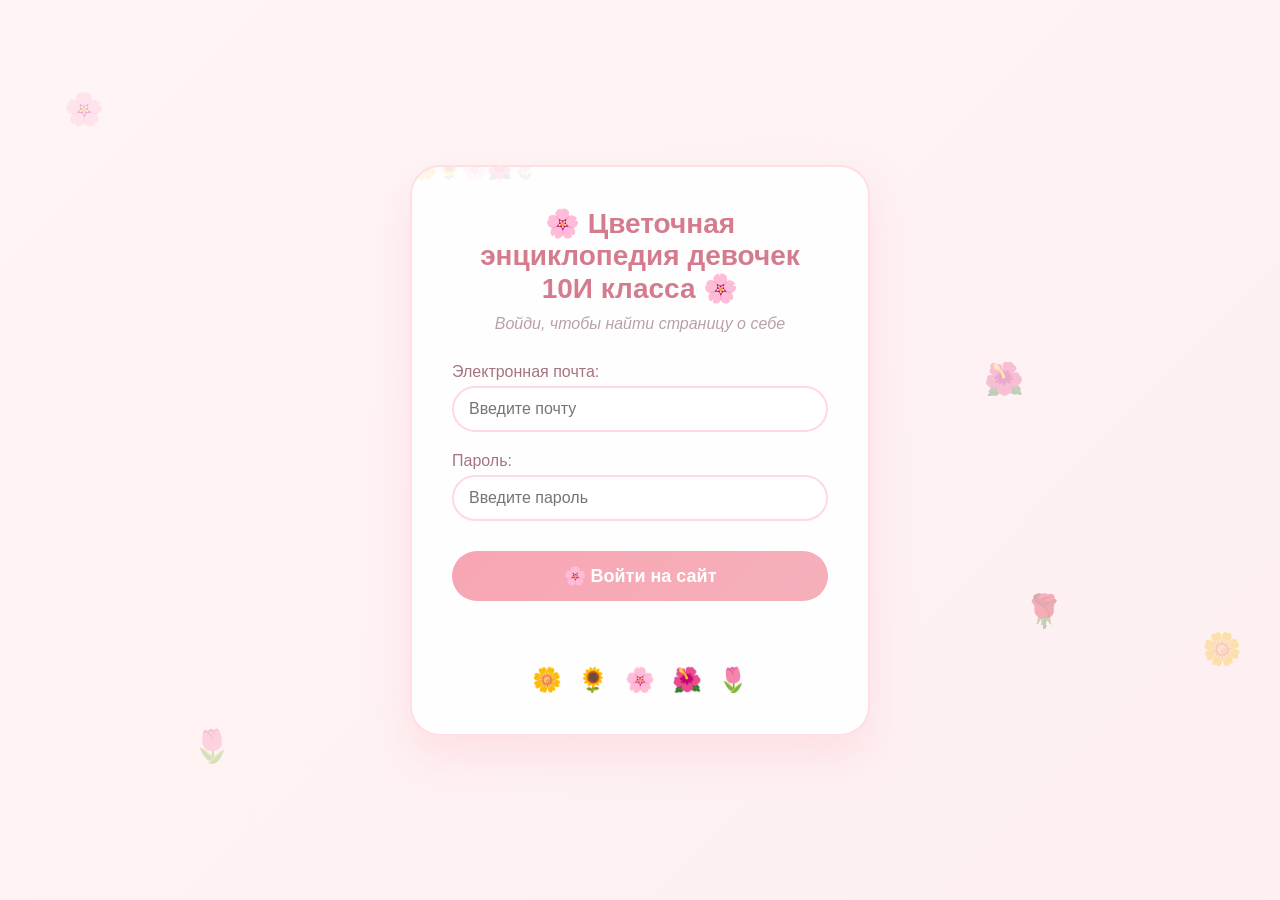
<file: index.html>
<!DOCTYPE html>
<html lang="ru">
<head>
    <meta charset="UTF-8">
    <meta name="viewport" content="width=device-width, initial-scale=1.0">
    <title>Цветочная энциклопедия • Вход</title>
    <link rel="stylesheet" href="style.css">
</head>
<body class="login-page">
    <div class="flower flower1">🌸</div>
    <div class="flower flower2">🌼</div>
    <div class="flower flower3">🌷</div>
    <div class="flower flower4">🌺</div>
    <div class="flower flower5">🌹</div>

    <div class="login-container">
        <div class="login-card">
            <h1>🌸 Цветочная энциклопедия девочек 10И класса 🌸</h1>
            <p class="subtitle">Войди, чтобы найти страницу о себе</p>
            
            <form id="loginForm">
                <div class="input-group">
                    <label for="email">Электронная почта:</label>
                    <input type="email" id="email" placeholder="Введите почту" required>
                </div>
                
                <div class="input-group">
                    <label for="password">Пароль:</label>
                    <input type="password" id="password" placeholder="Введите пароль" required>
                </div>
                
                <button type="submit" class="login-btn">🌸 Войти на сайт</button>
            </form>
            
            <div id="errorMessage" class="error-message"></div>
            
            <div class="flower-decoration">
                <span>🌼</span> <span>🌻</span> <span>🌸</span> <span>🌺</span> <span>🌷</span>
            </div>
        </div>
    </div>

    <script src="script.js"></script>
</body>
</html>
</file>
<file: style.css>
* {
    margin: 0;
    padding: 0;
    box-sizing: border-box;
}

body {
    font-family: 'Segoe UI', Tahoma, Geneva, Verdana, sans-serif;
    background: linear-gradient(135deg, #fff5f5 0%, #fdeff2 100%);
    min-height: 100vh;
    position: relative;
    overflow-x: hidden;
}

/* Анимированные цветочки на фоне */
.flower {
    position: fixed;
    font-size: 2rem;
    opacity: 0.3;
    animation: float 6s ease-in-out infinite;
    z-index: 0;
    pointer-events: none;
}

.flower1 { top: 10%; left: 5%; animation-delay: 0s; }
.flower2 { top: 70%; right: 3%; animation-delay: 1s; }
.flower3 { bottom: 15%; left: 15%; animation-delay: 2s; }
.flower4 { top: 40%; right: 20%; animation-delay: 3s; }
.flower5 { bottom: 30%; left: 80%; animation-delay: 4s; }

@keyframes float {
    0%, 100% { transform: translateY(0) rotate(0deg); }
    50% { transform: translateY(-20px) rotate(5deg); }
}

/* Страница входа */
.login-page {
    display: flex;
    align-items: center;
    justify-content: center;
}

.login-container {
    width: 100%;
    max-width: 500px;
    padding: 20px;
    z-index: 10;
}

.login-card {
    background: rgba(255, 255, 255, 0.9);
    backdrop-filter: blur(10px);
    padding: 40px;
    border-radius: 30px;
    box-shadow: 0 20px 40px rgba(255, 182, 193, 0.3);
    border: 2px solid rgba(255, 192, 203, 0.5);
    position: relative;
    overflow: hidden;
}

.login-card::before {
    content: "🌼🌻🌸🌺🌷";
    position: absolute;
    top: -10px;
    left: 0;
    width: 100%;
    font-size: 20px;
    opacity: 0.1;
    white-space: nowrap;
    animation: slide 20s linear infinite;
}

@keyframes slide {
    from { transform: translateX(-100%); }
    to { transform: translateX(100%); }
}

.login-card h1 {
    color: #d47b8d;
    text-align: center;
    margin-bottom: 10px;
    font-size: 28px;
}

.subtitle {
    text-align: center;
    color: #b8a1a6;
    margin-bottom: 30px;
    font-style: italic;
}

.input-group {
    margin-bottom: 20px;
}

.input-group label {
    display: block;
    margin-bottom: 5px;
    color: #a5747e;
    font-weight: 500;
}

.input-group input {
    width: 100%;
    padding: 12px 15px;
    border: 2px solid #ffd9e2;
    border-radius: 25px;
    font-size: 16px;
    transition: all 0.3s;
    background: white;
}

.input-group input:focus {
    outline: none;
    border-color: #f8a5b3;
    box-shadow: 0 0 0 3px rgba(248, 165, 179, 0.2);
}

.login-btn {
    width: 100%;
    padding: 14px;
    background: linear-gradient(135deg, #f8a5b3, #f5b0ba);
    color: white;
    border: none;
    border-radius: 30px;
    font-size: 18px;
    font-weight: 600;
    cursor: pointer;
    transition: all 0.3s;
    margin-top: 10px;
}

.login-btn:hover {
    transform: translateY(-2px);
    box-shadow: 0 10px 20px rgba(248, 165, 179, 0.4);
}

.error-message {
    color: #ff6b8b;
    text-align: center;
    margin-top: 15px;
    min-height: 20px;
}

.flower-decoration {
    text-align: center;
    margin-top: 30px;
    font-size: 24px;
}

.flower-decoration span {
    margin: 0 5px;
    animation: bounce 2s ease-in-out infinite;
    display: inline-block;
}

.flower-decoration span:nth-child(2) { animation-delay: 0.3s; }
.flower-decoration span:nth-child(3) { animation-delay: 0.6s; }
.flower-decoration span:nth-child(4) { animation-delay: 0.9s; }
.flower-decoration span:nth-child(5) { animation-delay: 1.2s; }

@keyframes bounce {
    0%, 100% { transform: translateY(0); }
    50% { transform: translateY(-10px); }
}

/* Общие стили для страниц девочек */
.girl-page {
    padding: 20px;
}

/* Шапка */
header {
    text-align: center;
    padding: 40px 20px;
    background: linear-gradient(135deg, rgba(255, 240, 245, 0.9), rgba(255, 228, 240, 0.9));
    border-radius: 50px 50px 30px 30px;
    margin-bottom: 40px;
    position: relative;
    border: 2px solid white;
}

header h1 {
    font-size: 3em;
    color: #c45d7a;
    text-shadow: 2px 2px 0 #ffe4ed;
    margin-bottom: 10px;
}

header p {
    font-size: 1.2em;
    color: #a5747e;
    font-style: italic;
}

.flower-corner {
    position: absolute;
    font-size: 2em;
}

.flower-corner.left { left: 20px; top: 20px; }
.flower-corner.right { right: 20px; top: 20px; }

/* Контейнер для контента */
.container {
    max-width: 1200px;
    margin: 0 auto;
}

/* Блоки с фото и текстом */
.photo-block {
    display: flex;
    align-items: center; /* Это выравнивает фото и текст по вертикали */
    gap: 40px;
    margin: 60px 0;
    background: rgba(255, 255, 255, 0.7);
    padding: 30px;
    border-radius: 50px;
    backdrop-filter: blur(5px);
    border: 2px solid white;
}

.photo-block.reverse {
    flex-direction: row-reverse;
}

.photo-frame {
    flex: 1;
    border-radius: 30px;
    overflow: hidden;
    box-shadow: 0 20px 30px rgba(255, 182, 193, 0.4);
    border: 5px solid white;
    position: relative;
    cursor: pointer;
    transition: all 0.3s ease;
    aspect-ratio: 4/3;
    width: 100%;
    max-width: 500px; /* Немного уменьшил максимальную ширину */
    margin: 0 auto;
}

.photo-frame::before {
    content: "🌸";
    position: absolute;
    top: -15px;
    left: -15px;
    font-size: 30px;
    transform: rotate(-15deg);
    z-index: 10;
}

.photo-frame::after {
    content: "🌼";
    position: absolute;
    bottom: -15px;
    right: -15px;
    font-size: 30px;
    transform: rotate(15deg);
    z-index: 10;
}

.photo-frame img {
    width: 100%;
    height: 100%;
    object-fit: cover;
    display: block;
    transition: transform 0.5s;
}

.photo-frame:hover img {
    transform: scale(1.05);
}

.text-content {
    flex: 1;
    padding: 30px;
    background: rgba(255, 255, 255, 0.9);
    border-radius: 40px;
    border: 2px dashed #ffb6c1;
    position: relative;
    display: flex;
    flex-direction: column;
    justify-content: center; /* Текст по центру по вертикали */
    min-height: 300px; /* Минимальная высота, чтобы текст не съезжал */
}

.text-content p {
    font-size: 1.2em;
    line-height: 1.6;
    color: #5d4a4f;
    margin-bottom: 20px;
}

.flower-quote {
    text-align: right;
    font-style: italic;
    color: #d47b8d;
    border-top: 2px dotted #ffb6c1;
    padding-top: 15px;
    margin-top: 15px;
}

/* Для мобильных устройств */
@media (max-width: 768px) {
    .photo-block {
        flex-direction: column !important;
        gap: 20px;
        padding: 20px;
    }
    
    .photo-frame {
        width: 100%;
        max-width: 100%;
    }
    
    .text-content {
        width: 100%;
        min-height: auto; /* Убираем минимальную высоту на мобильных */
        padding: 20px;
    }
}

/* Блок с видео */
.video-block {
    margin: 80px 0;
    text-align: center;
}

.video-block h2 {
    color: #c45d7a;
    font-size: 2.2em;
    margin-bottom: 30px;
    position: relative;
    display: inline-block;
}

.video-block h2::before,
.video-block h2::after {
    content: "🌸";
    margin: 0 15px;
    font-size: 1.2em;
}

.video-container {
    max-width: 800px;
    margin: 0 auto;
    border-radius: 40px;
    overflow: hidden;
    box-shadow: 0 20px 40px rgba(255, 182, 193, 0.5);
    border: 5px solid white;
    position: relative;
}

.video-container video {
    width: 100%;
    display: block;
}

.video-container iframe {
    width: 100%;
    height: 450px;
    border: none;
}

/* Навигация по страницам */
.girls-nav {
    background: linear-gradient(135deg, #ffe9f0, #ffd9e4);
    padding: 40px 20px;
    border-radius: 60px 60px 0 0;
    margin-top: 60px;
    border-top: 5px solid white;
}

.girls-nav h3 {
    text-align: center;
    color: #b25672;
    font-size: 1.8em;
    margin-bottom: 30px;
}

.nav-links {
    display: flex;
    flex-wrap: wrap;
    justify-content: center;
    gap: 15px;
    max-width: 1000px;
    margin: 0 auto;
}

.nav-link {
    padding: 12px 25px;
    background: white;
    border-radius: 40px;
    text-decoration: none;
    color: #c45d7a;
    font-weight: 600;
    transition: all 0.3s;
    border: 2px solid #ffb6c1;
    display: inline-flex;
    align-items: center;
    gap: 8px;
}

.nav-link:hover {
    background: #f8a5b3;
    color: white;
    transform: translateY(-3px);
    border-color: #f8a5b3;
}

.nav-link.active {
    background: #f8a5b3;
    color: white;
    border-color: #f8a5b3;
}

footer {
    text-align: center;
    padding: 20px;
    color: #a5747e;
    background: rgba(255, 255, 255, 0.5);
    border-radius: 30px 30px 0 0;
}

/* Адаптивность */
@media (max-width: 768px) {
    .photo-block {
        flex-direction: column !important;
        gap: 20px;
    }
    
    .photo-frame img {
        height: 300px;
    }
    
    header h1 {
        font-size: 2em;
    }
    
    .login-card {
        padding: 30px 20px;
    }
}

/* Стили для фото-медальона */
.medallion {
    position: relative;
    width: 160px;
    height: 160px;
    margin: 0 auto 20px;
}

.medallion-photo img {
    width: 100%;
    height: 100%;
    object-fit: cover;
}

.medallion-flowers {
    position: absolute;
    width: 100%;
    height: 100%;
    animation: rotate 20s linear infinite;
}

.medallion-flowers span {
    position: absolute;
    font-size: 28px;
    filter: drop-shadow(0 5px 5px rgba(255, 182, 193, 0.5));
}

.medallion-flowers span:nth-child(1) { top: -15px; left: 50%; transform: translateX(-50%); }
.medallion-flowers span:nth-child(2) { top: 30%; right: -20px; transform: rotate(15deg); }
.medallion-flowers span:nth-child(3) { bottom: 30%; right: -15px; transform: rotate(30deg); }
.medallion-flowers span:nth-child(4) { bottom: -15px; left: 50%; transform: translateX(-50%); }
.medallion-flowers span:nth-child(5) { bottom: 30%; left: -20px; transform: rotate(-15deg); }

@keyframes rotate {
    from { transform: rotate(0deg); }
    to { transform: rotate(360deg); }
}

/* ФОТО-МЕДАЛЬОН С ИДЕАЛЬНЫМ КРУГОМ ИЗ ЦВЕТОВ */
.flower-medallion {
    position: relative;
    width: 260px;      /* Размер всего медальона (контейнер для фото и цветов) */
    height: 260px;     /* Должен быть равен width */
    margin: 0 auto 30px;
    display: flex;
    justify-content: center;
    align-items: center;
}

/* Само фото в центре */
.medallion-image {
    width: 250px;      /* Размер фото (чем больше, тем крупнее фото) */
    height: 250px;     /* Должен быть равен width для идеального круга */
    border-radius: 50%;
    overflow: hidden;
    border: 5px solid white;
    box-shadow: 0 10px 25px rgba(255, 105, 180, 0.3);
    position: relative;
    z-index: 3;
    cursor: pointer;
    animation: simpleScale 0.6s ease-out;
}

.medallion-image:hover .zoom-icon {
    opacity: 1;
    transform: scale(1);
}

.medallion-image img {
    width: 100%;
    height: 100%;
    object-fit: cover;
    transition: transform 0.5s;
    border-radius: 50%;
}

.medallion-image:hover img {
    transform: scale(1.1);
}

/* Лупа при наведении */
.zoom-icon {
    position: absolute;
    top: 0;
    left: 0;
    width: 100%;
    height: 100%;
    border-radius: 50%;
    background: rgba(255, 255, 255, 0.3);
    backdrop-filter: blur(3px);
    display: flex;
    align-items: center;
    justify-content: center;
    font-size: 40px;
    color: white;
    opacity: 0;
    transform: scale(0.5);
    transition: all 0.3s ease;
    text-shadow: 0 2px 10px rgba(255, 105, 180, 0.5);
    pointer-events: none;
}

.medallion-image:hover {
    box-shadow: 0 15px 30px rgba(255, 105, 180, 0.5);
}

/* Круг из цветочков */
.flower-circle {
    position: absolute;
    width: 100%;
    height: 100%;
    top: 0;
    left: 0;
    animation: rotateCircle 20s linear infinite; /* Вращаем весь круг */
    z-index: 2;
}

.flower-circle span {
    position: absolute;
    font-size: 28px;
    filter: drop-shadow(0 5px 8px rgba(255, 140, 200, 0.5));
    width: 30px;
    height: 30px;
    display: flex;
    align-items: center;
    justify-content: center;
    
    /* Угол для каждого цветочка */
    --angle: calc(360deg / 8 * (var(--i) - 1));
    --radius: 150px;
    
    /* Позиционируем каждый цветок под своим углом */
    left: calc(50% - 15px);
    top: calc(50% - 15px);
    
    /* ВАЖНО! Цветок сначала поворачивается на свой угол, 
       потом двигается от центра, и больше НИКАК не поворачивается */
    transform: rotate(var(--angle)) translateY(calc(-1 * var(--radius)));
    
    /* УБИРАЕМ любые вращения цветка - они больше не нужны */
    
    /* Анимация появления (без вращения) */
    animation: flowerAppear 0.5s ease-out var(--delay) forwards;
    
    /* Начальное состояние */
    opacity: 0;
    transform: rotate(var(--angle)) translateY(calc(-1 * var(--radius))) scale(0);
}

/* Анимация вращения всего круга */
@keyframes rotateCircle {
    from {
        transform: rotate(0deg);
    }
    to {
        transform: rotate(360deg);
    }
}

/* Простая анимация появления - ТОЛЬКО появление, без вращения */
@keyframes flowerAppear {
    0% {
        opacity: 0;
        transform: rotate(var(--angle)) translateY(calc(-1 * var(--radius))) scale(0);
    }
    100% {
        opacity: 1;
        transform: rotate(var(--angle)) translateY(calc(-1 * var(--radius))) scale(1);
    }
}

/* Индивидуальные задержки анимации для каждого цветочка */
.flower-circle span:nth-child(1) { --i: 1; --delay: 0.1s; }
.flower-circle span:nth-child(2) { --i: 2; --delay: 0.2s; }
.flower-circle span:nth-child(3) { --i: 3; --delay: 0.3s; }
.flower-circle span:nth-child(4) { --i: 4; --delay: 0.4s; }
.flower-circle span:nth-child(5) { --i: 5; --delay: 0.5s; }
.flower-circle span:nth-child(6) { --i: 6; --delay: 0.6s; }
.flower-circle span:nth-child(7) { --i: 7; --delay: 0.7s; }
.flower-circle span:nth-child(8) { --i: 8; --delay: 0.8s; }

/* Анимация появления фото */
@keyframes simpleScale {
    0% {
        transform: scale(0.8);
        opacity: 0.7;
    }
    100% {
        transform: scale(1);
        opacity: 1;
    }
}

/* Для мобильных устройств */
@media (max-width: 500px) {
    .flower-medallion {
        width: 220px;
        height: 220px;
    }
    
    .medallion-image {
        width: 140px;
        height: 140px;
    }
    
    .flower-circle span {
        font-size: 24px;
        --radius: 90px; /* Для фото 140px: 70 + 20 = 90px */
    }
}

/* ГАЛЕРЕЯ С ПРЯМОУГОЛЬНИКАМИ */
.photo-gallery {
    margin: 60px 0 40px;
    padding: 30px;
    background: rgba(255, 255, 255, 0.6);
    border-radius: 50px;
    backdrop-filter: blur(5px);
    border: 2px solid white;
}

.gallery-grid {
    display: grid;
    grid-template-columns: repeat(auto-fit, minmax(280px, 1fr));
    gap: 25px;
    margin-top: 20px;
}

.gallery-item {
    position: relative;
    border-radius: 25px;
    overflow: hidden;
    box-shadow: 0 15px 25px rgba(255, 140, 200, 0.2);
    cursor: pointer;
    aspect-ratio: 4/3;
    border: 3px solid white;
    transition: all 0.3s ease;
}

.gallery-item:hover {
    transform: translateY(-10px);
    box-shadow: 0 25px 35px rgba(255, 105, 180, 0.3);
}

.gallery-item img {
    width: 100%;
    height: 100%;
    object-fit: cover;
    transition: transform 0.5s;
}

.gallery-item:hover img {
    transform: scale(1.1);
}

.gallery-overlay {
    position: absolute;
    bottom: 0;
    left: 0;
    right: 0;
    background: linear-gradient(to top, rgba(255, 182, 193, 0.9), transparent);
    padding: 20px 15px 10px;
    transform: translateY(100%);
    transition: transform 0.3s ease;
    display: flex;
    flex-direction: column;
    align-items: center;
    gap: 5px;
}

.gallery-item:hover .gallery-overlay {
    transform: translateY(0);
}

.gallery-overlay span {
    font-size: 24px;
    color: white;
    text-shadow: 0 2px 5px rgba(0,0,0,0.3);
}

.gallery-overlay p {
    color: white;
    font-size: 16px;
    font-weight: 600;
    margin: 0;
    text-shadow: 0 2px 3px rgba(0,0,0,0.3);
}

/* ========== ЛАЙТБОКСЫ ========== */
.lightbox {
    display: none;
    position: fixed;
    z-index: 1000;
    left: 0;
    top: 0;
    width: 100%;
    height: 100%;
    background-color: rgba(255, 255, 255, 0.95);
    backdrop-filter: blur(8px);
    animation: lightboxFadeIn 0.3s;
}

@keyframes lightboxFadeIn {
    from { opacity: 0; }
    to { opacity: 1; }
}

/* Контейнер для фото */
.lightbox-content {
    position: absolute;
    left: 50%;
    top: 50%;
    transform: translate(-50%, -50%);
    width: auto;
    height: auto;
    max-width: 90vw;
    max-height: 90vh;
    display: flex;
    flex-direction: column;
    align-items: center;
    justify-content: center;
    text-align: center;
}

/* ОБЩИЕ СТИЛИ ДЛЯ ВСЕХ ФОТО В ЛАЙТБОКСАХ */
#headerLightbox-img,
#galleryLightbox-img,
#mainPhotoLightbox-img {
    max-width: 90vw;
    max-height: 70vh; /* Уменьшил, чтобы оставить место для подписи */
    width: auto;
    height: auto;
    object-fit: contain; /* Важно! Сохраняет пропорции и показывает всё фото */
    border-radius: 20px;
    border: 5px solid white;
    box-shadow: 0 0 30px rgba(255, 182, 193, 0.3);
    animation: lightboxZoom 0.3s;
    display: block;
    margin: 0 auto; /* Центрирование */
}

/* Подпись под фото - теперь всегда видна и отцентрирована */
.lightbox-caption {
    margin-top: 20px;
    color: #a5747e;
    font-size: 18px;
    background: rgba(255, 230, 240, 0.9);
    padding: 12px 30px;
    border-radius: 50px;
    display: inline-block;
    backdrop-filter: blur(5px);
    border: 2px solid white;
    box-shadow: 0 5px 15px rgba(255, 182, 193, 0.2);
    max-width: 80vw;
    word-wrap: break-word;
    text-align: center;
    font-weight: 500;
}

/* Убедимся, что caption не перекрывает фото */
#headerLightbox-caption,
#galleryLightbox-caption,
#mainPhotoLightbox-caption {
    position: relative;
    z-index: 1002;
}

@keyframes lightboxZoom {
    from { transform: scale(0.8); opacity: 0; }
    to { transform: scale(1); opacity: 1; }
}

/* КРЕСТИК */
.close-lightbox {
    position: absolute;
    top: 30px;
    right: 40px;
    color: #c45d7a;
    font-size: 40px;
    font-weight: bold;
    cursor: pointer;
    z-index: 1001;
    width: 50px;
    height: 50px;
    display: flex;
    align-items: 50px;
    justify-content: center;
    background: white;
    border-radius: 50%;
    box-shadow: 0 5px 15px rgba(255, 182, 193, 0.3);
    transition: all 0.3s;
    line-height: 1;
    padding: 0;
    border: 2px solid #ffd9e2;
}

.close-lightbox:hover {
    background: #ffd9e2;
    transform: scale(1.1);
    color: #b25672;
}

/* СТРЕЛКИ ДЛЯ ГАЛЕРЕИ */
.prev-photo, .next-photo {
    position: absolute;
    top: 50%;
    transform: translateY(-50%);
    color: #c45d7a;
    font-size: 40px;
    font-weight: bold;
    cursor: pointer;
    z-index: 1001;
    width: 60px;
    height: 60px;
    display: flex;
    align-items: 50px;
    justify-content: center;
    background: white;
    border-radius: 50%;
    box-shadow: 0 5px 15px rgba(255, 182, 193, 0.3);
    transition: all 0.3s;
    border: 2px solid #ffd9e2;
}

.prev-photo {
    left: 30px;
}

.next-photo {
    right: 30px;
}

.prev-photo:hover, .next-photo:hover {
    background: #ffd9e2;
    transform: translateY(-50%) scale(1.1);
    color: #b25672;
}

/* Адаптация для мобильных */
@media (max-width: 768px) {
    .prev-photo, .next-photo {
        font-size: 30px;
        width: 45px;
        height: 45px;
    }
    
    .close-lightbox {
        top: 20px;
        right: 20px;
        width: 40px;
        height: 40px;
        font-size: 30px;
    }
    
    .lightbox-caption {
        font-size: 16px;
        padding: 10px 20px;
        margin-top: 15px;
    }
    
    #headerLightbox-img,
    #galleryLightbox-img,
    #mainPhotoLightbox-img {
        max-height: 65vh; /* Чуть меньше на мобильных */
    }
}

/* СТИЛИ ДЛЯ ФОТО В ОСНОВНЫХ БЛОКАХ */
.photo-frame {
    flex: 1;
    border-radius: 30px;
    overflow: hidden;
    box-shadow: 0 20px 30px rgba(255, 182, 193, 0.4);
    border: 5px solid white;
    position: relative;
    cursor: pointer;
    transition: all 0.3s ease;
}

.photo-frame:hover {
    transform: translateY(-5px);
    box-shadow: 0 25px 35px rgba(255, 105, 180, 0.3);
}

.photo-frame::before {
    content: "🌸";
    position: absolute;
    top: -15px;
    left: -15px;
    font-size: 30px;
    transform: rotate(-15deg);
    z-index: 10;
    pointer-events: none;
}

.photo-frame::after {
    content: "🌼";
    position: absolute;
    bottom: -15px;
    right: -15px;
    font-size: 30px;
    transform: rotate(15deg);
    z-index: 10;
    pointer-events: none;
}

.photo-frame:hover img {
    transform: scale(1.05);
}

/* Иконка лупы для основных фото */
.photo-zoom-icon {
    position: absolute;
    top: 50%;
    left: 50%;
    transform: translate(-50%, -50%) scale(0.5);
    width: 60px;
    height: 60px;
    background: rgba(255, 255, 255, 0.9);
    border-radius: 50%;
    display: flex;
    align-items: center;
    justify-content: center;
    font-size: 30px;
    color: #c45d7a;
    opacity: 0;
    transition: all 0.3s ease;
    box-shadow: 0 5px 15px rgba(255, 105, 180, 0.3);
    border: 2px solid white;
    z-index: 20;
    pointer-events: none;
}

.photo-frame:hover .photo-zoom-icon {
    opacity: 1;
    transform: translate(-50%, -50%) scale(1);

}

.video-block {
    margin: 80px 0;
    text-align: center;
}

.video-block h2 {
    color: #c45d7a;
    font-size: 2.2em;
    margin-bottom: 30px;
    position: relative;
    display: inline-block;
}

.video-block h2::before,
.video-block h2::after {
    content: "🌸";
    margin: 0 15px;
    font-size: 1.2em;
}

.video-container {
    position: relative;
    min-height: 450px;
    background: #fdeff2;
    border-radius: 40px;
    overflow: hidden;
    box-shadow: 0 20px 30px rgba(255, 182, 193, 0.4);
    border: 5px solid white;
}

.video-poster {
    cursor: pointer;
    transition: all 0.3s ease;
    background: #fdeff2;
}

.video-poster:hover {
    transform: scale(1.02);
    box-shadow: 0 25px 35px rgba(255, 105, 180, 0.3);
}

.video-poster img {
    width: 100%;
    height: 100%;
    object-fit: cover;
    display: block;
}

.video-info {
    margin-top: 20px;
    text-align: center;
}

.video-info span {
    background: white;
    padding: 10px 30px;
    border-radius: 50px;
    border: 2px solid #ffd9e2;
    color: #a5747e;
    display: inline-block;
    font-size: 1.1em;
    box-shadow: 0 5px 15px rgba(255, 182, 193, 0.2);
}
</file>
